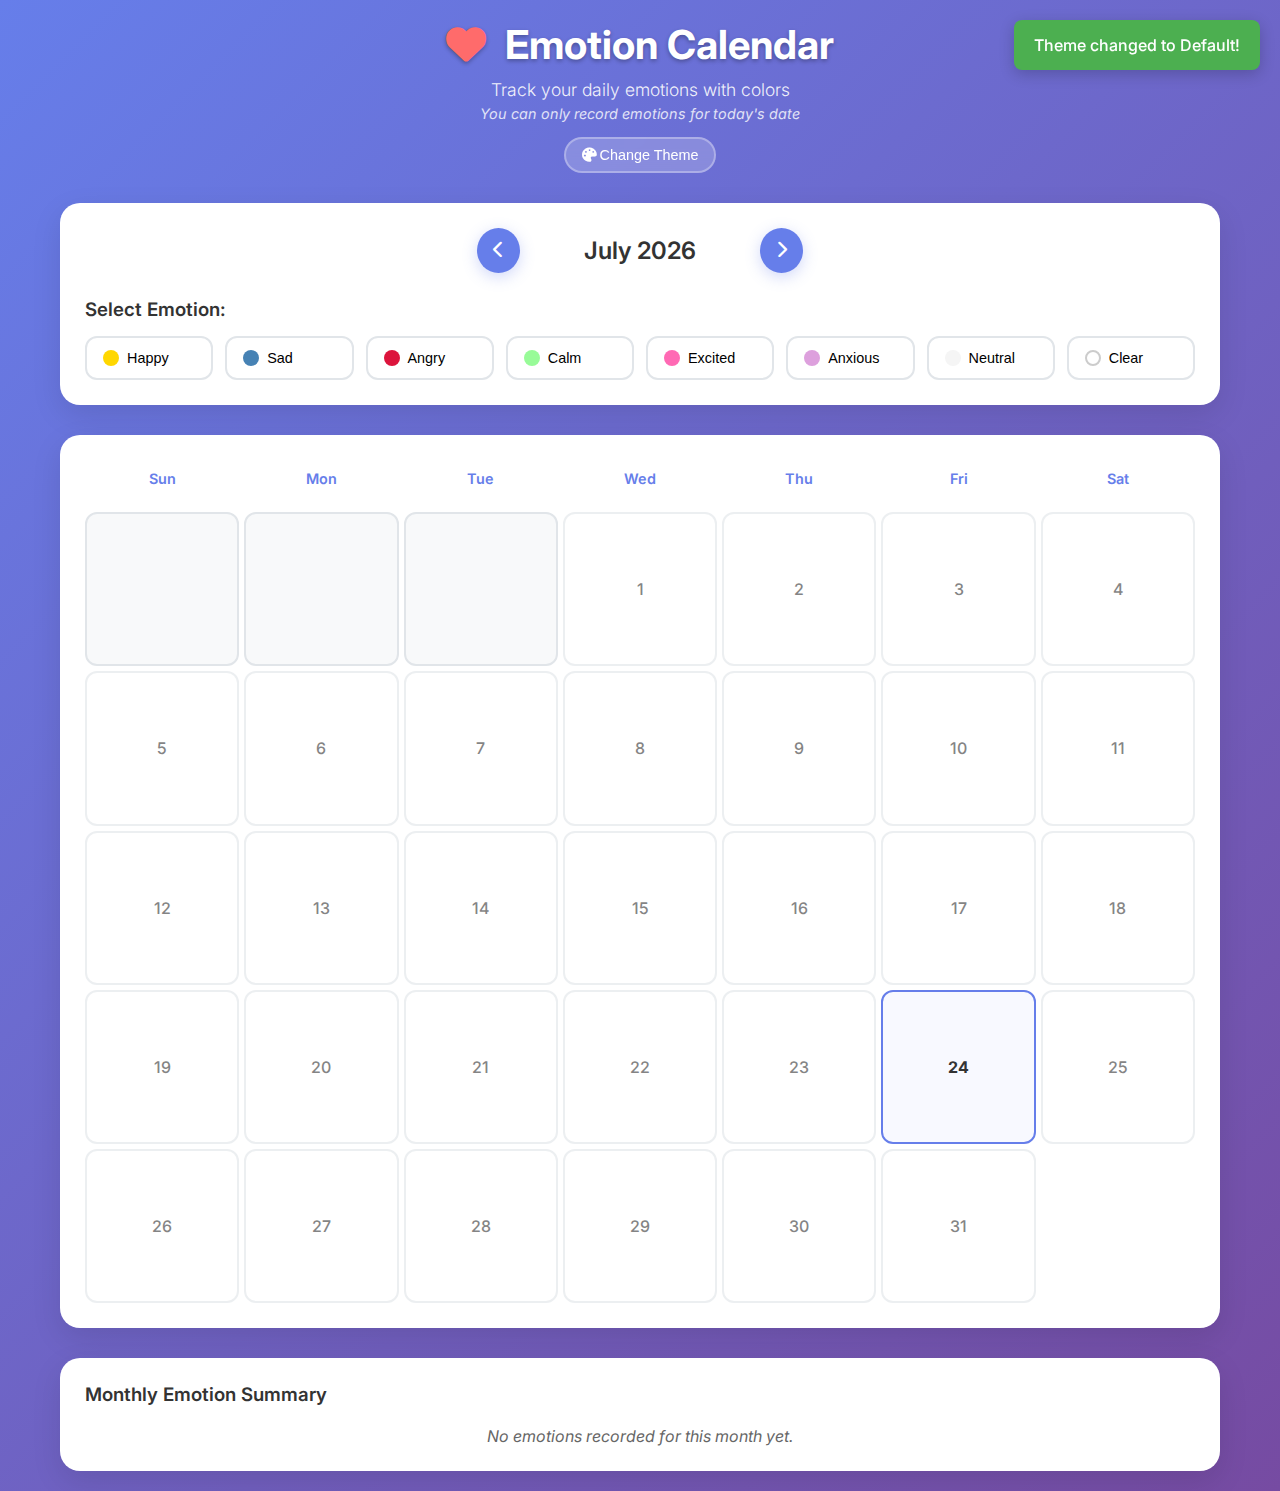
<file: index.html>
<!DOCTYPE html>
<html lang="en">
<head>
    <meta charset="UTF-8">
    <meta name="viewport" content="width=device-width, initial-scale=1.0">
    <title>Emotion Calendar</title>
    
    <!-- PWA Meta Tags -->
    <meta name="apple-mobile-web-app-capable" content="yes">
    <meta name="apple-mobile-web-app-status-bar-style" content="default">
    <meta name="apple-mobile-web-app-title" content="Emotion Calendar">
    <meta name="mobile-web-app-capable" content="yes">
    <meta name="theme-color" content="#667eea">
    
    <!-- iOS Icons -->
    <link rel="apple-touch-icon" href="icon-192.png">
    <link rel="apple-touch-icon" sizes="152x152" href="icon-152.png">
    <link rel="apple-touch-icon" sizes="180x180" href="icon-180.png">
    <link rel="apple-touch-icon" sizes="167x167" href="icon-167.png">
    
    <!-- Web App Manifest -->
    <link rel="manifest" href="manifest.json">
    <link rel="stylesheet" href="styles.css">
    <link href="https://fonts.googleapis.com/css2?family=Inter:wght@300;400;500;600;700&display=swap" rel="stylesheet">
    <link rel="stylesheet" href="https://cdnjs.cloudflare.com/ajax/libs/font-awesome/6.0.0/css/all.min.css">
</head>
<body>
    <div class="container">
        <header class="header">
            <h1><i class="fas fa-heart"></i> Emotion Calendar</h1>
            <p class="subtitle">Track your daily emotions with colors</p>
            <p class="instruction">You can only record emotions for today's date</p>
            <div class="theme-selector">
                <button id="themeBtn" class="theme-btn">
                    <i class="fas fa-palette"></i> Change Theme
                </button>
                <div id="themeDropdown" class="theme-dropdown">
                    <div class="theme-option" data-theme="default">
                        <span class="theme-preview default-theme"></span>
                        <div class="theme-info">
                            <span class="theme-name">Default</span>
                            <span class="theme-description">Calming purple gradient</span>
                        </div>
                    </div>
                    <div class="theme-option" data-theme="forest">
                        <span class="theme-preview forest-theme"></span>
                        <div class="theme-info">
                            <span class="theme-name">Forest</span>
                            <span class="theme-description">Deep green nature vibes</span>
                        </div>
                    </div>
                    <div class="theme-option" data-theme="ocean">
                        <span class="theme-preview ocean-theme"></span>
                        <div class="theme-info">
                            <span class="theme-name">Ocean</span>
                            <span class="theme-description">Deep blue sea tranquility</span>
                        </div>
                    </div>
                    <div class="theme-option" data-theme="sunset">
                        <span class="theme-preview sunset-theme"></span>
                        <div class="theme-info">
                            <span class="theme-name">Sunset</span>
                            <span class="theme-description">Warm orange and yellow</span>
                        </div>
                    </div>
                    <div class="theme-option" data-theme="night">
                        <span class="theme-preview night-theme"></span>
                        <div class="theme-info">
                            <span class="theme-name">Night</span>
                            <span class="theme-description">Dark blue night sky</span>
                        </div>
                    </div>
                    <div class="theme-option" data-theme="spring">
                        <span class="theme-preview spring-theme"></span>
                        <div class="theme-info">
                            <span class="theme-name">Spring</span>
                            <span class="theme-description">Soft green and yellow</span>
                        </div>
                    </div>
                </div>
            </div>
        </header>

        <div class="controls">
            <div class="month-navigation">
                <button id="prevMonth" class="nav-btn"><i class="fas fa-chevron-left"></i></button>
                <h2 id="currentMonth">August 2025</h2>
                <button id="nextMonth" class="nav-btn"><i class="fas fa-chevron-right"></i></button>
            </div>
            
            <div class="emotion-selector">
                <h3>Select Emotion:</h3>
                <div class="emotion-buttons">
                    <button class="emotion-btn" data-emotion="happy" data-color="#FFD700">
                        <span class="color-dot" style="background-color: #FFD700;"></span>
                        Happy
                    </button>
                    <button class="emotion-btn" data-emotion="sad" data-color="#4682B4">
                        <span class="color-dot" style="background-color: #4682B4;"></span>
                        Sad
                    </button>
                    <button class="emotion-btn" data-emotion="angry" data-color="#DC143C">
                        <span class="color-dot" style="background-color: #DC143C;"></span>
                        Angry
                    </button>
                    <button class="emotion-btn" data-emotion="calm" data-color="#98FB98">
                        <span class="color-dot" style="background-color: #98FB98;"></span>
                        Calm
                    </button>
                    <button class="emotion-btn" data-emotion="excited" data-color="#FF69B4">
                        <span class="color-dot" style="background-color: #FF69B4;"></span>
                        Excited
                    </button>
                    <button class="emotion-btn" data-emotion="anxious" data-color="#DDA0DD">
                        <span class="color-dot" style="background-color: #DDA0DD;"></span>
                        Anxious
                    </button>
                    <button class="emotion-btn" data-emotion="neutral" data-color="#F5F5F5">
                        <span class="color-dot" style="background-color: #F5F5F5;"></span>
                        Neutral
                    </button>
                    <button class="emotion-btn" data-emotion="clear" data-color="transparent">
                        <span class="color-dot" style="background-color: transparent; border: 2px solid #ccc;"></span>
                        Clear
                    </button>
                </div>
            </div>
        </div>

        <div class="calendar-container">
            <div class="calendar-header">
                <div class="day-header">Sun</div>
                <div class="day-header">Mon</div>
                <div class="day-header">Tue</div>
                <div class="day-header">Wed</div>
                <div class="day-header">Thu</div>
                <div class="day-header">Fri</div>
                <div class="day-header">Sat</div>
            </div>
            <div id="calendar" class="calendar-grid"></div>
        </div>

        <div class="stats">
            <h3>Monthly Emotion Summary</h3>
            <div id="emotionStats" class="stats-grid"></div>
        </div>
    </div>

    <script src="script.js"></script>
</body>
</html>
</file>
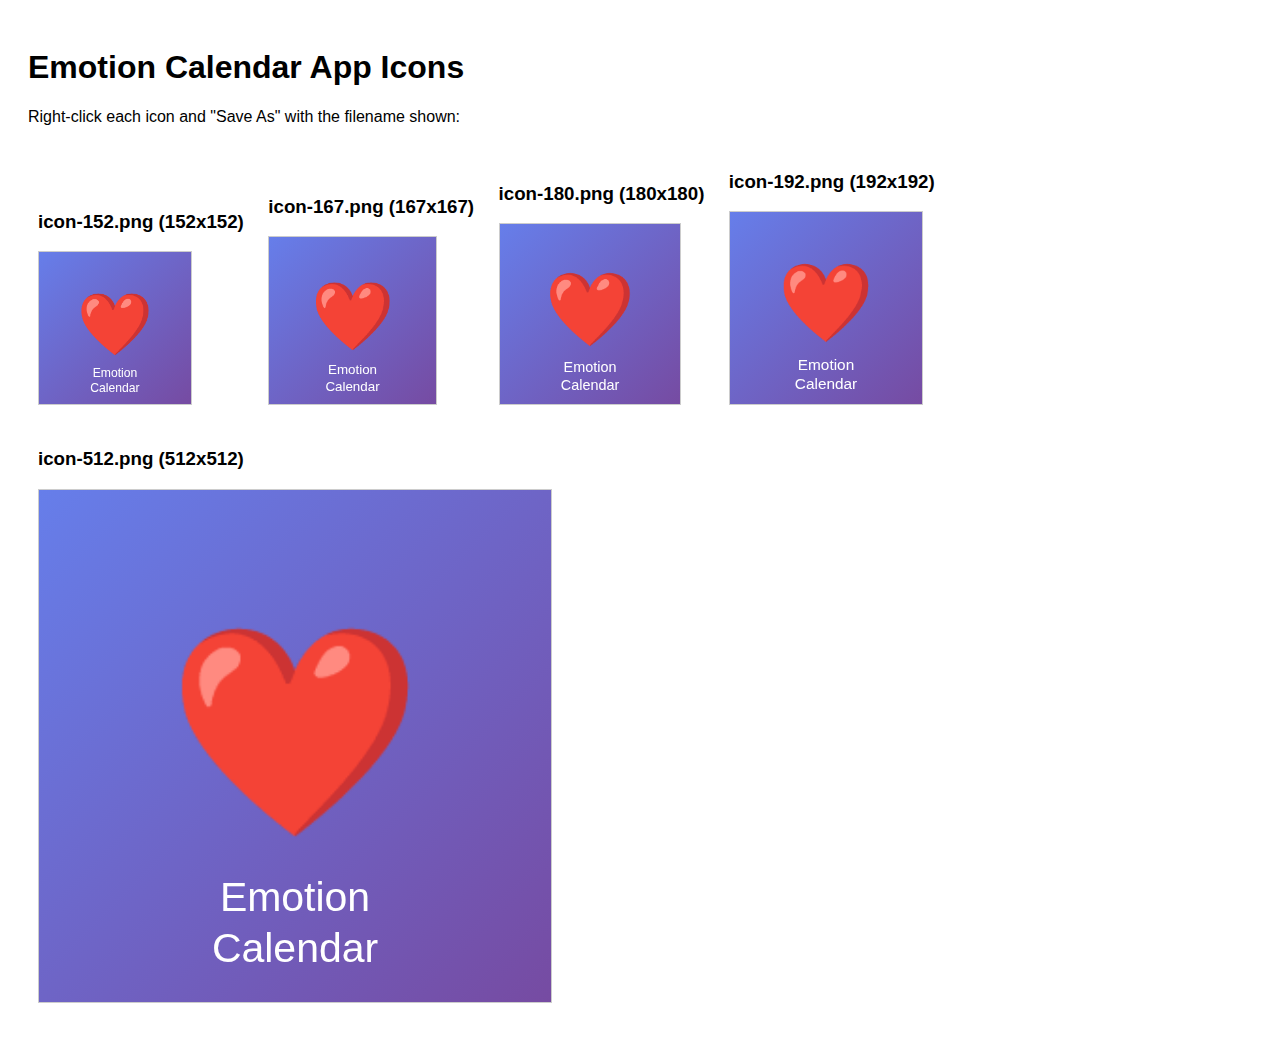
<file: create-icons.html>
<!DOCTYPE html>
<html>
<head>
    <title>Icon Generator</title>
    <style>
        body { font-family: Arial, sans-serif; padding: 20px; }
        .icon { margin: 10px; display: inline-block; }
        canvas { border: 1px solid #ccc; }
    </style>
</head>
<body>
    <h1>Emotion Calendar App Icons</h1>
    <p>Right-click each icon and "Save As" with the filename shown:</p>
    
    <div class="icon">
        <h3>icon-152.png (152x152)</h3>
        <canvas id="icon152" width="152" height="152"></canvas>
    </div>
    
    <div class="icon">
        <h3>icon-167.png (167x167)</h3>
        <canvas id="icon167" width="167" height="167"></canvas>
    </div>
    
    <div class="icon">
        <h3>icon-180.png (180x180)</h3>
        <canvas id="icon180" width="180" height="180"></canvas>
    </div>
    
    <div class="icon">
        <h3>icon-192.png (192x192)</h3>
        <canvas id="icon192" width="192" height="192"></canvas>
    </div>
    
    <div class="icon">
        <h3>icon-512.png (512x512)</h3>
        <canvas id="icon512" width="512" height="512"></canvas>
    </div>

    <script>
        function createIcon(canvasId, size) {
            const canvas = document.getElementById(canvasId);
            const ctx = canvas.getContext('2d');
            
            // Background gradient
            const gradient = ctx.createLinearGradient(0, 0, size, size);
            gradient.addColorStop(0, '#667eea');
            gradient.addColorStop(1, '#764ba2');
            ctx.fillStyle = gradient;
            ctx.fillRect(0, 0, size, size);
            
            // Heart icon
            ctx.fillStyle = '#ff6b6b';
            ctx.font = `${size * 0.4}px Arial`;
            ctx.textAlign = 'center';
            ctx.textBaseline = 'middle';
            ctx.fillText('❤️', size/2, size/2);
            
            // App name
            ctx.fillStyle = 'white';
            ctx.font = `${size * 0.08}px Arial`;
            ctx.fillText('Emotion', size/2, size * 0.8);
            ctx.fillText('Calendar', size/2, size * 0.9);
        }
        
        // Create all icons
        createIcon('icon152', 152);
        createIcon('icon167', 167);
        createIcon('icon180', 180);
        createIcon('icon192', 192);
        createIcon('icon512', 512);
    </script>
</body>
</html>
</file>
<file: styles.css>
* {
    margin: 0;
    padding: 0;
    box-sizing: border-box;
}

body {
    font-family: 'Inter', sans-serif;
    background: linear-gradient(135deg, #667eea 0%, #764ba2 100%);
    min-height: 100vh;
    color: #333;
    transition: background 0.5s ease;
}

/* Theme Backgrounds */
body.theme-default {
    background: linear-gradient(135deg, #667eea 0%, #764ba2 100%);
}

body.theme-forest {
    background: linear-gradient(135deg, #2d5016 0%, #4a7c59 100%);
}

body.theme-ocean {
    background: linear-gradient(135deg, #1e3c72 0%, #2a5298 100%);
}

body.theme-sunset {
    background: linear-gradient(135deg, #ff6b6b 0%, #feca57 100%);
}

body.theme-night {
    background: linear-gradient(135deg, #2c3e50 0%, #34495e 100%);
}

body.theme-spring {
    background: linear-gradient(135deg, #a8e6cf 0%, #dcedc1 100%);
}

.container {
    max-width: 1200px;
    margin: 0 auto;
    padding: 20px;
}

.header {
    text-align: center;
    margin-bottom: 30px;
    color: white;
}

.header h1 {
    font-size: 2.5rem;
    font-weight: 700;
    margin-bottom: 10px;
    text-shadow: 0 2px 4px rgba(0,0,0,0.3);
}

.header h1 i {
    margin-right: 10px;
    color: #ff6b6b;
}

.subtitle {
    font-size: 1.1rem;
    opacity: 0.9;
    font-weight: 300;
}

.instruction {
    font-size: 0.9rem;
    opacity: 0.8;
    font-weight: 400;
    margin-top: 5px;
    font-style: italic;
}

.theme-selector {
    position: relative;
    margin-top: 15px;
}

.theme-btn {
    background: rgba(255, 255, 255, 0.2);
    color: white;
    border: 2px solid rgba(255, 255, 255, 0.3);
    padding: 8px 16px;
    border-radius: 20px;
    cursor: pointer;
    font-size: 0.9rem;
    font-weight: 500;
    transition: all 0.3s ease;
    backdrop-filter: blur(10px);
}

.theme-btn:hover {
    background: rgba(255, 255, 255, 0.3);
    border-color: rgba(255, 255, 255, 0.5);
    transform: translateY(-2px);
}

.theme-dropdown {
    position: absolute;
    top: 100%;
    left: 50%;
    transform: translateX(-50%);
    background: white;
    border-radius: 12px;
    box-shadow: 0 10px 30px rgba(0,0,0,0.2);
    padding: 10px;
    margin-top: 10px;
    min-width: 200px;
    opacity: 0;
    visibility: hidden;
    transition: all 0.3s ease;
    z-index: 1000;
}

.theme-dropdown.show {
    opacity: 1;
    visibility: visible;
    transform: translateX(-50%) translateY(0);
}

.theme-option {
    display: flex;
    align-items: center;
    gap: 10px;
    padding: 12px;
    cursor: pointer;
    border-radius: 8px;
    transition: background-color 0.2s ease;
    font-size: 0.9rem;
    font-weight: 500;
}

.theme-info {
    display: flex;
    flex-direction: column;
    gap: 2px;
}

.theme-name {
    font-weight: 600;
    color: #333;
}

.theme-description {
    font-size: 0.8rem;
    color: #666;
    font-weight: 400;
}

.theme-option:hover {
    background-color: #f8f9ff;
}

.theme-preview {
    width: 20px;
    height: 20px;
    border-radius: 50%;
    border: 2px solid #e1e5e9;
}

.default-theme {
    background: linear-gradient(135deg, #667eea 0%, #764ba2 100%);
}

.forest-theme {
    background: linear-gradient(135deg, #2d5016 0%, #4a7c59 100%);
}

.ocean-theme {
    background: linear-gradient(135deg, #1e3c72 0%, #2a5298 100%);
}

.sunset-theme {
    background: linear-gradient(135deg, #ff6b6b 0%, #feca57 100%);
}

.night-theme {
    background: linear-gradient(135deg, #2c3e50 0%, #34495e 100%);
}

.spring-theme {
    background: linear-gradient(135deg, #a8e6cf 0%, #dcedc1 100%);
}

.controls {
    background: white;
    border-radius: 20px;
    padding: 25px;
    margin-bottom: 30px;
    box-shadow: 0 10px 30px rgba(0,0,0,0.1);
}

.month-navigation {
    display: flex;
    align-items: center;
    justify-content: center;
    margin-bottom: 25px;
    gap: 20px;
}

.nav-btn {
    background: #667eea;
    color: white;
    border: none;
    padding: 12px 16px;
    border-radius: 50%;
    cursor: pointer;
    font-size: 1.1rem;
    transition: all 0.3s ease;
    box-shadow: 0 4px 15px rgba(102, 126, 234, 0.3);
}

.nav-btn:hover {
    background: #5a6fd8;
    transform: translateY(-2px);
    box-shadow: 0 6px 20px rgba(102, 126, 234, 0.4);
}

#currentMonth {
    font-size: 1.5rem;
    font-weight: 600;
    color: #333;
    min-width: 200px;
    text-align: center;
}

.emotion-selector h3 {
    margin-bottom: 15px;
    color: #333;
    font-weight: 600;
}

.emotion-buttons {
    display: grid;
    grid-template-columns: repeat(auto-fit, minmax(120px, 1fr));
    gap: 12px;
}

.emotion-btn {
    display: flex;
    align-items: center;
    gap: 8px;
    padding: 12px 16px;
    border: 2px solid #e1e5e9;
    border-radius: 12px;
    background: white;
    cursor: pointer;
    transition: all 0.3s ease;
    font-weight: 500;
    font-size: 0.9rem;
}

.emotion-btn:hover {
    border-color: #667eea;
    transform: translateY(-2px);
    box-shadow: 0 4px 15px rgba(0,0,0,0.1);
}

.emotion-btn.selected {
    border-color: #667eea;
    background: #f8f9ff;
    box-shadow: 0 4px 15px rgba(102, 126, 234, 0.2);
}

.color-dot {
    width: 16px;
    height: 16px;
    border-radius: 50%;
    flex-shrink: 0;
}

.calendar-container {
    background: white;
    border-radius: 20px;
    padding: 25px;
    margin-bottom: 30px;
    box-shadow: 0 10px 30px rgba(0,0,0,0.1);
}

.calendar-header {
    display: grid;
    grid-template-columns: repeat(7, 1fr);
    gap: 5px;
    margin-bottom: 15px;
}

.day-header {
    text-align: center;
    font-weight: 600;
    color: #667eea;
    padding: 10px;
    font-size: 0.9rem;
}

.calendar-grid {
    display: grid;
    grid-template-columns: repeat(7, 1fr);
    gap: 5px;
}

.calendar-day {
    aspect-ratio: 1;
    border: 2px solid #e1e5e9;
    border-radius: 12px;
    display: flex;
    align-items: center;
    justify-content: center;
    cursor: pointer;
    transition: all 0.3s ease;
    font-weight: 500;
    position: relative;
    background: white;
}

.calendar-day:hover {
    border-color: #667eea;
    transform: scale(1.05);
    box-shadow: 0 4px 15px rgba(0,0,0,0.1);
}

.calendar-day.other-month {
    color: #ccc;
    background: #f8f9fa;
}

.calendar-day.today {
    border-color: #667eea;
    background: #f8f9ff;
    font-weight: 700;
}

.calendar-day.has-emotion {
    border-width: 3px;
}

.emotion-indicator {
    position: absolute;
    bottom: 4px;
    left: 50%;
    transform: translateX(-50%);
    width: 8px;
    height: 8px;
    border-radius: 50%;
}

.stats {
    background: white;
    border-radius: 20px;
    padding: 25px;
    box-shadow: 0 10px 30px rgba(0,0,0,0.1);
}

.stats h3 {
    margin-bottom: 20px;
    color: #333;
    font-weight: 600;
}

.stats-grid {
    display: grid;
    grid-template-columns: repeat(auto-fit, minmax(150px, 1fr));
    gap: 15px;
}

.stat-item {
    display: flex;
    align-items: center;
    gap: 10px;
    padding: 15px;
    background: #f8f9ff;
    border-radius: 12px;
    border-left: 4px solid;
}

.stat-item .color-dot {
    width: 20px;
    height: 20px;
}

.stat-item .stat-info {
    flex: 1;
}

.stat-item .emotion-name {
    font-weight: 600;
    font-size: 0.9rem;
}

.stat-item .emotion-count {
    font-size: 0.8rem;
    color: #666;
}

/* Responsive Design */
@media (max-width: 768px) {
    .container {
        padding: 15px;
    }
    
    .header h1 {
        font-size: 2rem;
    }
    
    .controls {
        padding: 20px;
    }
    
    .emotion-buttons {
        grid-template-columns: repeat(auto-fit, minmax(100px, 1fr));
        gap: 8px;
    }
    
    .emotion-btn {
        padding: 10px 12px;
        font-size: 0.8rem;
    }
    
    .calendar-container {
        padding: 20px;
    }
    
    .calendar-day {
        font-size: 0.9rem;
    }
}

@media (max-width: 480px) {
    .month-navigation {
        flex-direction: column;
        gap: 15px;
    }
    
    .emotion-buttons {
        grid-template-columns: repeat(2, 1fr);
    }
    
    .stats-grid {
        grid-template-columns: 1fr;
    }
}

/* Animation for emotion selection */
@keyframes pulse {
    0% { transform: scale(1); }
    50% { transform: scale(1.1); }
    100% { transform: scale(1); }
}

.calendar-day.emotion-selected {
    animation: pulse 0.3s ease-in-out;
}

.calendar-day.disabled {
    opacity: 0.6;
    cursor: not-allowed !important;
    pointer-events: none;
}

.calendar-day.disabled:hover {
    transform: none !important;
    box-shadow: none !important;
    border-color: #e1e5e9 !important;
}
</file>
